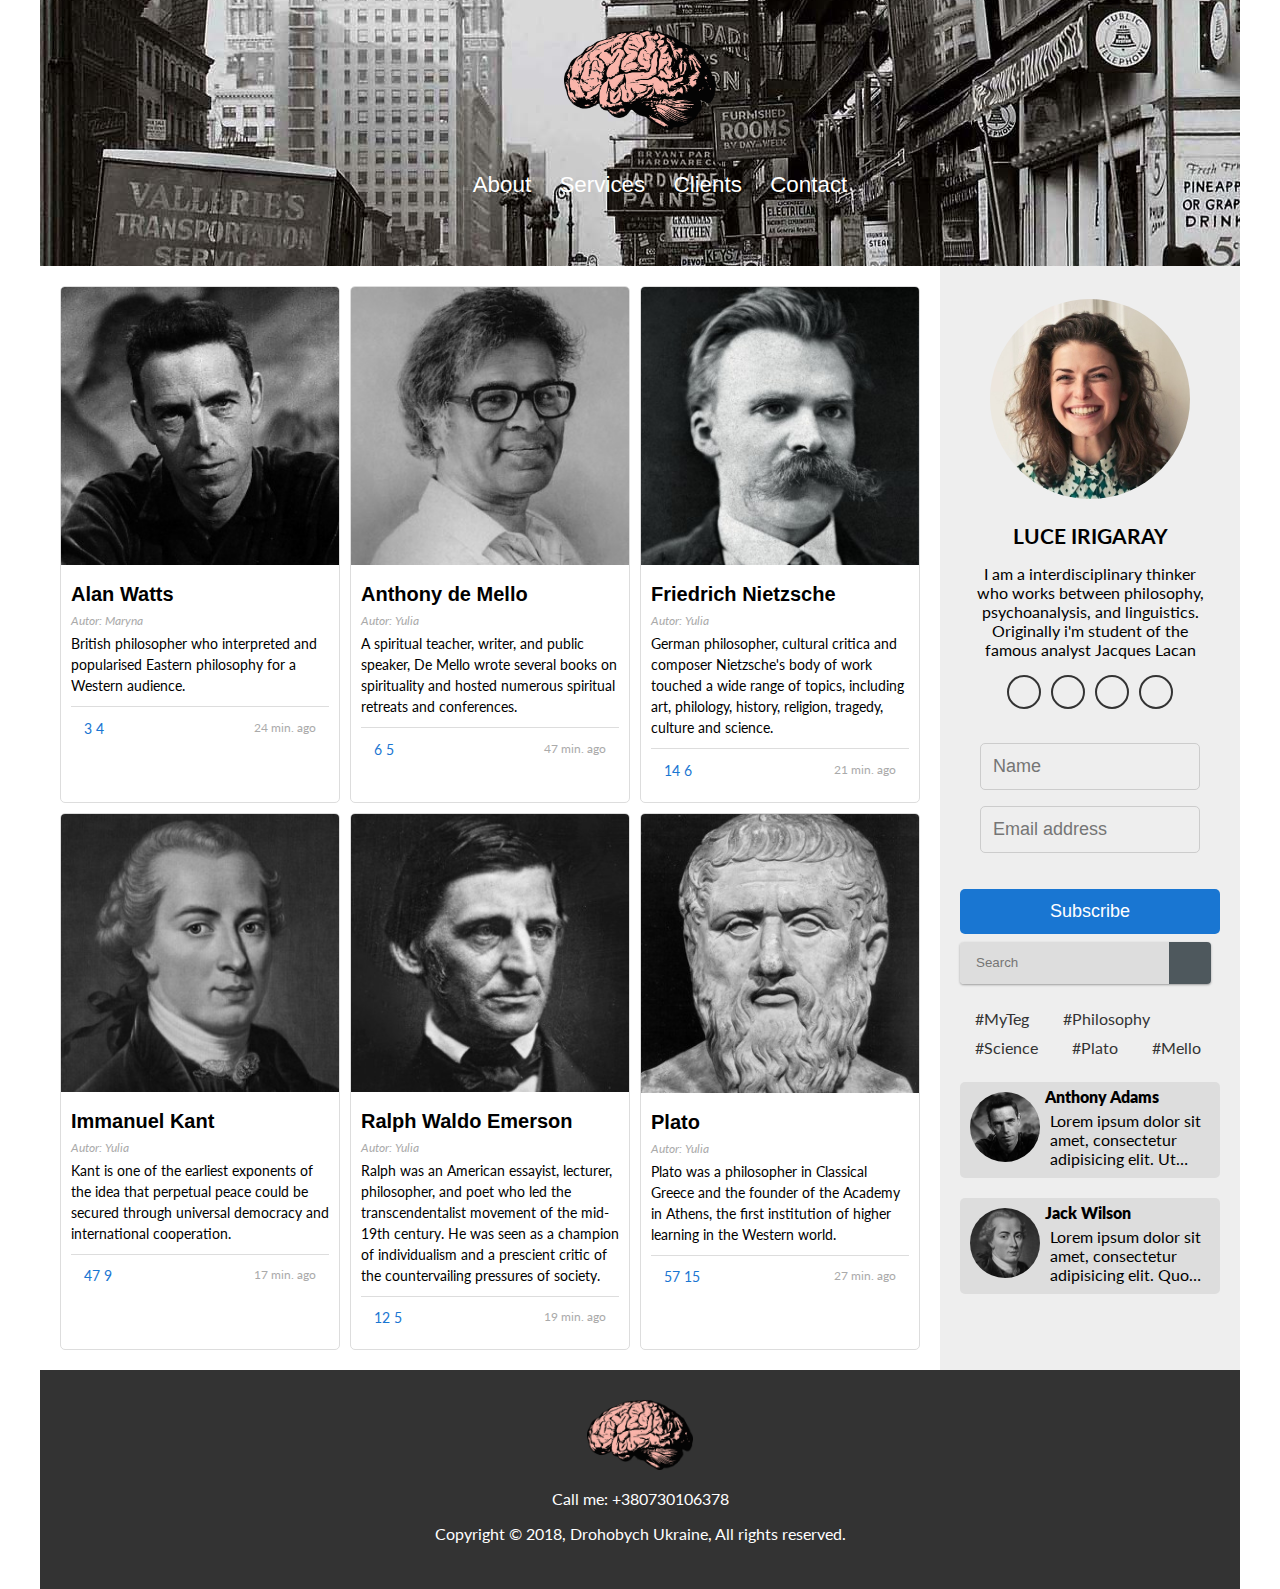
<file: index.html>
<!DOCTYPE html>
<html lang="en">
<head>
	<meta charset="utf-8">
	<title>Philosophy plog</title>
	<meta name="description" content="">
	<meta http-equiv="X-UA-Compatible" content="IE=edge">
	<meta name="viewport" content="width=device-width, initial-scale=1, maximum-scale=1">
	<link rel="stylesheet" href="https://use.fontawesome.com/releases/v5.1.1/css/all.css" integrity="sha384-O8whS3fhG2OnA5Kas0Y9l3cfpmYjapjI0E4theH4iuMD+pLhbf6JI0jIMfYcK3yZ" crossorigin="anonymous">
	<link rel="stylesheet" type="text/css" href="style/main.css">
	<link href="https://fonts.googleapis.com/css?family=Lato" rel="stylesheet">
</head>

<body class="container">
	<header >
		<div id="show">
			<span class="hide"><a href="#show" id="open">&#9776;</a> </span>
			<div id="myNav" class="overlay">
				<a href="#" id="close" >Close</a>
				<div class="overlay-content">
					<a href="#">About</a>
					<a href="#">Services</a>
					<a href="#">Clients</a>
					<a href="#">Contact</a>
				</div>
			</div>
		</div>
		<img class="logo-header" src="img/logo1.png" alt="logo philosophy">
		
		<nav>      
    <input type="checkbox" name="menu" id="btn-menu" />
    <label for="btn-menu">btn menu</label> 
    <ul>
        <li><a href="#">About</a></li>
        <li><a href="#">Services</a></li>
        <li><a href="#">Clients</a></li>
        <li><a href="#">Contact</a></li>
    </ul>
		</nav>

	</header>

	<main>
		<ul class="cards">
			<li>
				<img src="img/img1.jpg" alt="image blog">
				<div class="cart-comp">
					<h3 class="h3">Alan Watts</h3>
					<span class="author">Autor: Maryna</span>
					<p>British philosopher who interpreted and popularised Eastern philosophy for a Western audience.</p>
					<div class="cart-info">
						<span><i class="fas fa-comment-alt"></i> 3</span>
						<span><i class="fas fa-star"></i> 4</span>
						<span class="time">24 min. ago</span>
					</div>
				</div>
			</li>
			<li>
				<img src="img/img2.jpg" alt="image blog">
				<div class="cart-comp">
					<h3 class="h3">Anthony de Mello</h3>
					<span class="author">Autor: Yulia</span>
					<p>A spiritual teacher, writer, and public speaker, De Mello wrote several books on spirituality and hosted numerous spiritual retreats and conferences.</p>
					<div class="cart-info">
						<span><i class="fas fa-comment-alt"></i> 6</span>
						<span><i class="fas fa-star"></i> 5</span>
						<span class="time">47 min. ago</span>
					</div>
				</div>
			</li>
			<li>
				<img src="img/img5.jpg" alt="image blog">
				<div class="cart-comp">
					<h3 class="h3">Friedrich Nietzsche</h3>
					<span class="author">Autor: Yulia</span>
					<p>German philosopher, cultural critica and composer Nietzsche's body of work touched a wide range of topics, including art, philology, history, religion, tragedy, culture and science.</p>
					<div class="cart-info">
						<span><i class="fas fa-comment-alt"></i> 14</span>
						<span><i class="fas fa-star"></i> 6</span>
						<span class="time">21 min. ago</span>
					</div>
				</div>
			</li>
			<li >
				<img src="img/img4.jpg" alt="image blog">
				<div class="cart-comp">
					<h3 class="h3">Immanuel Kant</h3>
					<span class="author">Autor: Yulia</span>
					<p>Kant is one of the earliest exponents of the idea that perpetual peace could be secured through universal democracy and international cooperation.</p>
					<div class="cart-info">
						<span><i class="fas fa-comment-alt"></i> 47</span>
						<span><i class="fas fa-star"></i> 9</span>
						<span class="time">17 min. ago</span>
					</div>
				</div>
			</li>
			<li>
				<img src="img/img3.jpg" alt="image blog">
				<div class="cart-comp">
					<h3 class="h3">Ralph Waldo Emerson</h3>
					<span class="author">Autor: Yulia</span>
					<p>Ralph was an American essayist, lecturer, philosopher, and poet who led the transcendentalist movement of the mid-19th century. He was seen as a champion of individualism and a prescient critic of the countervailing pressures of society.</p>
					<div class="cart-info">
						<span><i class="fas fa-comment-alt"></i> 12</span>
						<span><i class="fas fa-star"></i> 5</span>
						<span class="time">19 min. ago</span>
					</div>
				</div>
			</li>
			<li>
				<img src="img/img6.jpg" alt="image blog">
				<div class="cart-comp">
					<h3 class="h3">Plato</h3>
					<span class="author">Autor: Yulia</span>
					<p>Plato was a philosopher in Classical Greece and the founder of the Academy in Athens, the first institution of higher learning in the Western world.</p>
					<div class="cart-info">
						<span><i class="fas fa-comment-alt"></i> 57</span>
						<span><i class="fas fa-star"></i> 15</span>
						<span class="time">27 min. ago</span>
					</div>
				</div>
			</li>
		</ul>
	</main>
	<aside>
		<div class="info">
			<img src="img/person.jpg" alt="person plog photo">
			<h3 class="h3">Luce Irigaray</h3>
			<p >I am a interdisciplinary thinker who works between philosophy, psychoanalysis, and linguistics. Originally i'm student of the famous analyst Jacques Lacan</p>
		</div>
		<div class="info-socials">
			<ul class="soc">
				<li><a href="#"><i class="fab fa-facebook-f"></i></a></li>
				<li><a href="#"><i class="fab fa-twitter"></i></a></li>
				<li><a href="#"><i class="fab fa-instagram"></i></a></li>
				<li><a href="#"><i class="fab fa-youtube"></i></a></li>
			</ul>
		</div>
		<form action="#">
			<div class="aside-container" >
				<input class="subscribe-input" type="text" placeholder="Name" name="name" required>
				<input class="subscribe-input" type="text" placeholder="Email address" name="mail" required>
			</div>
			<input class="subscribe-input submit" type="submit" value="Subscribe">		  
		</form>	
     <form id="search" method="post">
     	<input type="text" class="textbox" placeholder="Search">
     	<input title="Search" value="" type="submit" class="button">
     </form>
     <div class="tag-box">
     	<div class="tag"><a href="#">#MyTeg</a></div>
     	<div class="tag"><a href="#">#Philosophy</a></div>
     	<div class="tag"><a href="#">#Science</a></div>
     	<div class="tag"><a href="#">#Plato</a></div>
     	<div class="tag"><a href="#">#Mello</a></div>
     </div>
     <div class="comments-box">
     	<div class="photo-comemnt">
     		<img src="img/img1.jpg" alt="">
     	</div>
     	<div class="text-comment">
     		<div class="h4">Anthony Adams</div>
     		<p class="comment">Lorem ipsum dolor sit amet, consectetur adipisicing elit. Ut quae tenetur vel aut inventore dolore voluptates voluptatum, at beatae quod quisquam voluptas ullam itaque, maxime hic non delectus laborum in.</p>
     	</div>
     </div>
     <div class="comments-box">
     	<div class="photo-comemnt">
     		<img src="img/img4.jpg" alt="">
     	</div>
     	<div class="text-comment">
     		<div class="h4">Jack Wilson</div>
     		<p class="comment">Lorem ipsum dolor sit amet, consectetur adipisicing elit. Quo doloribus natus, illo officiis qui voluptate molestiae fugiat similique amet, perspiciatis ullam harum molestias temporibus. Praesentium ipsa harum a debitis corrupti?</p>
     	</div>
     </div>
 </aside>
 <footer>
  <img  src="img/logo1.png" alt="logo philosophy">
  <p>Call me: +380730106378</p>
  <p>
   Copyright © 2018, Drohobych Ukraine, All rights reserved.
  </p>
 </footer>
</body>
</html>
</file>
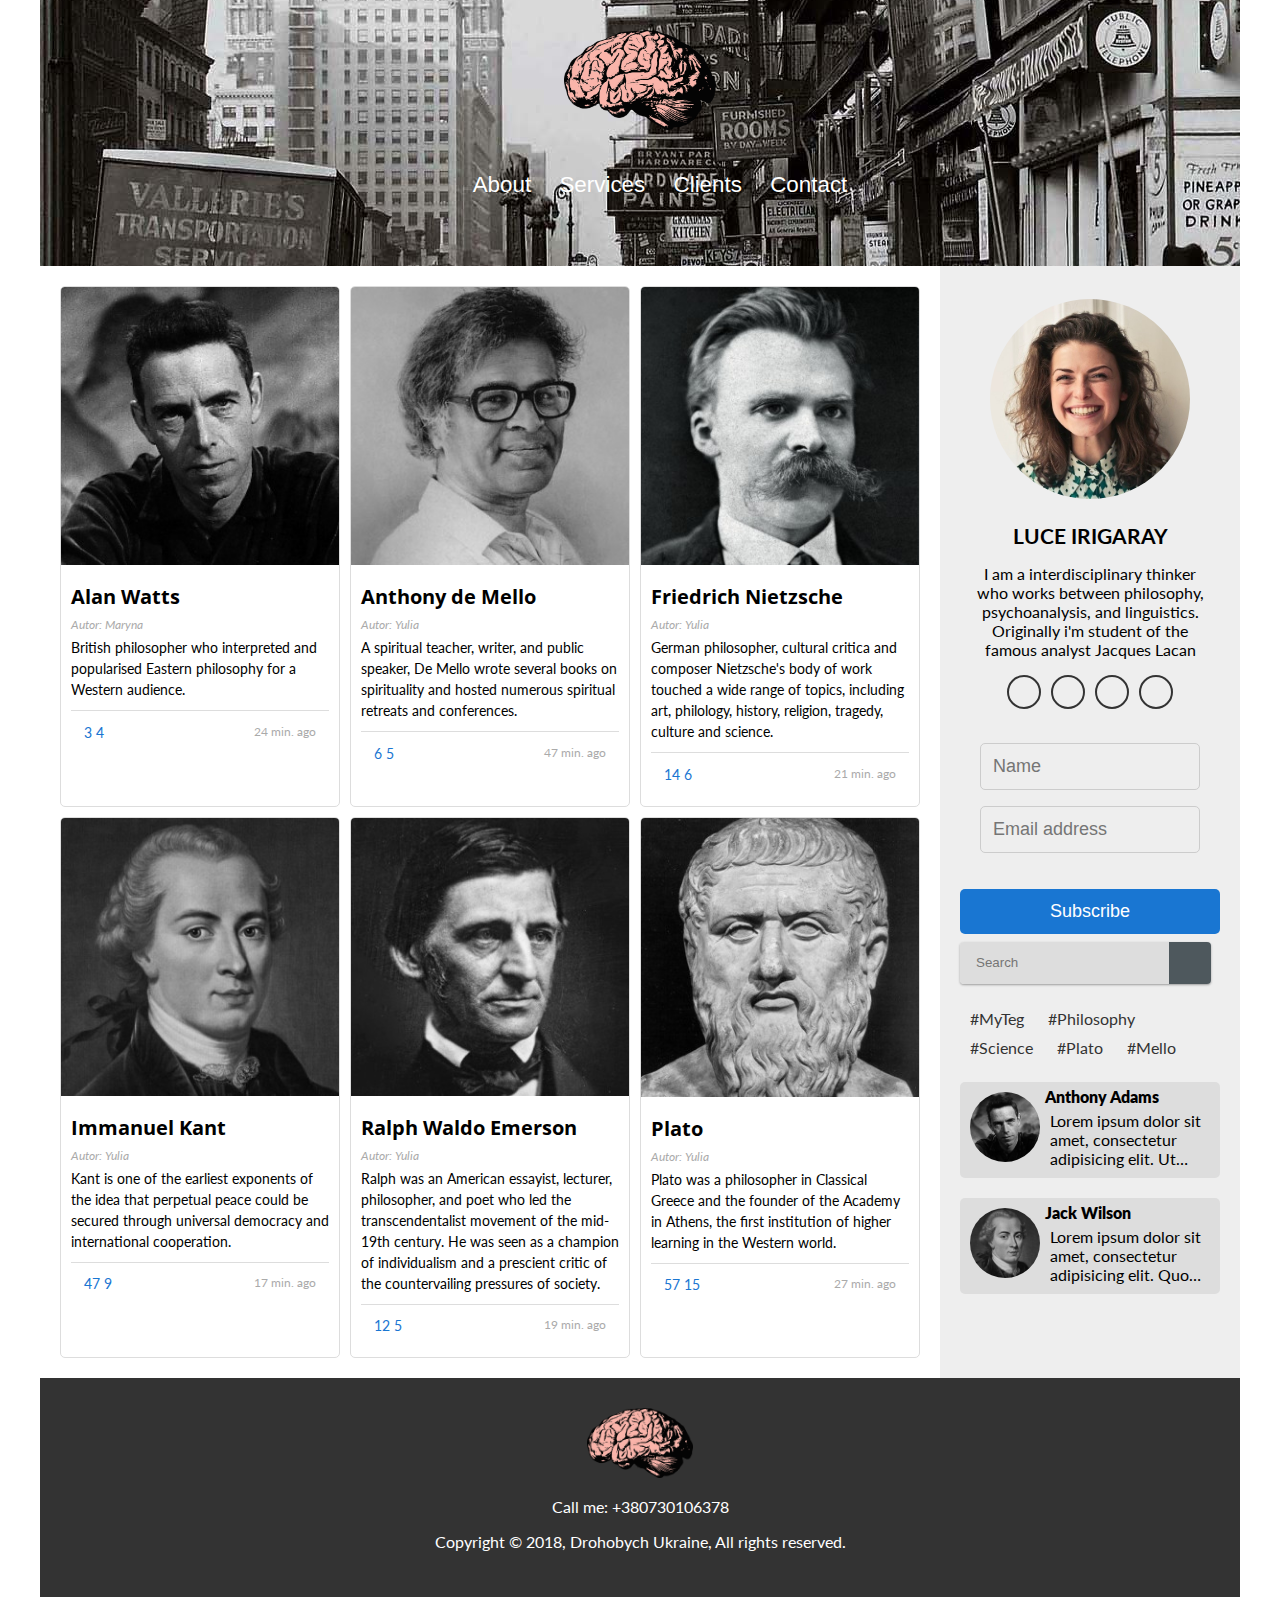
<file: _blog1.4/index.html>
<!DOCTYPE html>
<html>
<head>
	<meta charset="utf-8">
	<title>Philosophy plog</title>
	<meta name="description" content="">
	<meta http-equiv="X-UA-Compatible" content="IE=edge">
	<meta name="viewport" content="width=device-width, initial-scale=1, maximum-scale=1">
	<link rel="stylesheet" href="https://use.fontawesome.com/releases/v5.1.1/css/all.css" integrity="sha384-O8whS3fhG2OnA5Kas0Y9l3cfpmYjapjI0E4theH4iuMD+pLhbf6JI0jIMfYcK3yZ" crossorigin="anonymous">
	<link rel="stylesheet" type="text/css" href="style/main.css">
	<link href="https://fonts.googleapis.com/css?family=Lato|Open+Sans" rel="stylesheet">
</head>

<body class="container">
	<header >
		<div id="show">
			<span class="hide"><a href="#show" id="open">&#9776;</a> </span>
			<div id="myNav" class="overlay">
				<a href="#" id="close" >Close</a>
				<div class="overlay-content">
					<a href="#">About</a>
					<a href="#">Services</a>
					<a href="#">Clients</a>
					<a href="#">Contact</a>
				</div>
			</div>
		</div>
		<img class="logo-header" src="img/logo1.png" alt="logo philosophy">
		
		<nav>      
    <input type="checkbox" name="menu" id="btn-menu" />
    <label for="btn-menu">btn menu</label> 
    <ul>
        <li><a href="#">About</a></li>
        <li><a href="#">Services</a></li>
        <li><a href="#">Clients</a></li>
        <li><a href="#">Contact</a></li>
    </ul>
		</nav>

	</header>

	<main>
		<ul class="cards">
			<li>
				<img src="img/img1.jpg" alt="image blog">
				<div class="cart-comp">
					<h3 class="h3">Alan Watts</h3>
					<span id="author">Autor: Maryna</span>
					<p>British philosopher who interpreted and popularised Eastern philosophy for a Western audience.</p>
					<div class="cart-info">
						<span><i class="fas fa-comment-alt"></i> 3</span>
						<span><i class="fas fa-star"></i> 4</span>
						<span id="time">24 min. ago</span>
					</div>
				</div>
			</li>
			<li>
				<img src="img/img2.jpg" alt="image blog">
				<div class="cart-comp">
					<h3 class="h3">Anthony de Mello</h3>
					<span id="author">Autor: Yulia</span>
					<p>A spiritual teacher, writer, and public speaker, De Mello wrote several books on spirituality and hosted numerous spiritual retreats and conferences.</p>
					<div class="cart-info">
						<span><i class="fas fa-comment-alt"></i> 6</span>
						<span><i class="fas fa-star"></i> 5</span>
						<span id="time">47 min. ago</span>
					</div>
				</div>
			</li>
			<li>
				<img src="img/img5.jpg" alt="image blog">
				<div class="cart-comp">
					<h3 class="h3">Friedrich Nietzsche</h3>
					<span id="author">Autor: Yulia</span>
					<p>German philosopher, cultural critica and composer Nietzsche's body of work touched a wide range of topics, including art, philology, history, religion, tragedy, culture and science.</p>
					<div class="cart-info">
						<span><i class="fas fa-comment-alt"></i> 14</span>
						<span><i class="fas fa-star"></i> 6</span>
						<span id="time">21 min. ago</span>
					</div>
				</div>
			</li>
			<li >
				<img src="img/img4.jpg" alt="image blog">
				<div class="cart-comp">
					<h3 class="h3">Immanuel Kant</h3>
					<span id="author">Autor: Yulia</span>
					<p>Kant is one of the earliest exponents of the idea that perpetual peace could be secured through universal democracy and international cooperation.</p>
					<div class="cart-info">
						<span><i class="fas fa-comment-alt"></i> 47</span>
						<span><i class="fas fa-star"></i> 9</span>
						<span id="time">17 min. ago</span>
					</div>
				</div>
			</li>
			<li>
				<img src="img/img3.jpg" alt="image blog">
				<div class="cart-comp">
					<h3 class="h3">Ralph Waldo Emerson</h3>
					<span id="author">Autor: Yulia</span>
					<p>Ralph was an American essayist, lecturer, philosopher, and poet who led the transcendentalist movement of the mid-19th century. He was seen as a champion of individualism and a prescient critic of the countervailing pressures of society.</p>
					<div class="cart-info">
						<span><i class="fas fa-comment-alt"></i> 12</span>
						<span><i class="fas fa-star"></i> 5</span>
						<span id="time">19 min. ago</span>
					</div>
				</div>
			</li>
			<li>
				<img src="img/img6.jpg" alt="image blog">
				<div class="cart-comp">
					<h3 class="h3">Plato</h3>
					<span id="author">Autor: Yulia</span>
					<p>Plato was a philosopher in Classical Greece and the founder of the Academy in Athens, the first institution of higher learning in the Western world.</p>
					<div class="cart-info">
						<span><i class="fas fa-comment-alt"></i> 57</span>
						<span><i class="fas fa-star"></i> 15</span>
						<span id="time">27 min. ago</span>
					</div>
				</div>
			</li>
		</ul>
	</main>
	<aside>
		<div class="info">
			<img src="img/person.jpg" alt="person plog photo">
			<h3 class="h3">Luce Irigaray</h3>
			<p >I am a interdisciplinary thinker who works between philosophy, psychoanalysis, and linguistics. Originally i'm student of the famous analyst Jacques Lacan</p>
		</div>
		<div class="info-socials">
			<ul class="soc">
				<li><a href="#"><i class="fab fa-facebook-f"></i></a></li>
				<li><a href="#"><i class="fab fa-twitter"></i></a></li>
				<li><a href="#"><i class="fab fa-instagram"></i></a></li>
				<li><a href="#"><i class="fab fa-youtube"></i></a></li>
			</ul>
		</div>
		<form action="">
			<div class="aside-container" >
				<input class="subscribe-input" type="text" placeholder="Name" name="name" required>
				<input class="subscribe-input" type="text" placeholder="Email address" name="mail" required>
			</div>
			<input class="subscribe-input submit" type="submit" value="Subscribe">		  
		</form>	
     <form id="search" method="post">
     	<input type="text" class="textbox" placeholder="Search">
     	<input title="Search" value="" type="submit" class="button">
     </form>
     <div class="tag-box">
     	<div class="tag"><a href="#">#MyTeg</a></div>
     	<div class="tag"><a href="#">#Philosophy</a></div>
     	<div class="tag"><a href="#">#Science</a></div>
     	<div class="tag"><a href="#">#Plato</a></div>
     	<div class="tag"><a href="#">#Mello</a></div>
     </div>
     <div class="comments-box">
     	<div class="photo-comemnt">
     		<img src="img/img1.jpg" alt="">
     	</div>
     	<div class="text-comment">
     		<div class="h4">Anthony Adams</div>
     		<p class="comment">Lorem ipsum dolor sit amet, consectetur adipisicing elit. Ut quae tenetur vel aut inventore dolore voluptates voluptatum, at beatae quod quisquam voluptas ullam itaque, maxime hic non delectus laborum in.</p>
     	</div>
     </div>
     <div class="comments-box">
     	<div class="photo-comemnt">
     		<img src="img/img4.jpg" alt="">
     	</div>
     	<div class="text-comment">
     		<div class="h4">Jack Wilson</div>
     		<p class="comment">Lorem ipsum dolor sit amet, consectetur adipisicing elit. Quo doloribus natus, illo officiis qui voluptate molestiae fugiat similique amet, perspiciatis ullam harum molestias temporibus. Praesentium ipsa harum a debitis corrupti?</p>
     	</div>
     </div>
 </aside>
 <footer>
  <img  src="img/logo1.png" alt="logo philosophy">
  <p>Call me: +380730106378</p>
  <p>
   Copyright © 2018, Drohobych Ukraine, All rights reserved.
  </p>
 </footer>
</body>
</html>
</file>
<file: style/main.css>
body {
  font-family: 'Lato', sans-serif;
}

.container {
  display: flex;
  margin: 0 auto;
  flex-direction: column;
  min-height: 100vh;
  max-width: 1200px;
}

header {
  grid-column: span 3;
  padding: 30px;
  text-align: center;
  font-size: 1.4em;
  background-image: url(../img/bg.jpg);
  background-position: center;

  color: white;
}

.logo-header{
height: 100px;
width: auto;
}

main {
  flex: 1;
  padding: 20px;

}

nav {
 
  padding: 20px;
}

nav{

    padding: 15px 10px;   
    color: #fff;
    font-family: 'Segoe UI', sans-serif;
    text-align: center;
}
nav li{
    display: inline-block;
    vertical-align: top;
}
nav a{
    color: #fff;
    padding: 5px 10px;
    text-decoration: none;
    border: 1px solid transparent;
    transition: 0.3s;
}
nav a:hover{
    border: 1px solid #fff;
}

input[type="checkbox"] {
    display: none;
}
nav label {    
    display: none;
    border: 1px solid #fff;   
    padding: 5px 10px;
    cursor: pointer;
    transition: 0.3s;
}
nav label:hover{
    color: #f00;
    border: 1px solid #f00;
}

#show > .hide
{
  display: none;
  
  text-align: left;
}

#show > .hide > a
{
  color: #fff;
  text-decoration: none;
}

@media screen and (max-width: 500px) {
    
    #show > .hide
    {
      display: block;
    }

    /* nav label{
         display: inline-block;
    } */
    nav > ul {
        display: none;
    }
    input[type="checkbox"]:checked ~ label + ul {
        display: block;
    }
    
}


aside {
  padding: 20px;
  background-color: #eee;
}

footer {
  grid-column: span 3;
  padding: 30px;
  text-align: center;
  font-size: 16px;
  background-color: #333;
  color: white;
}

footer > img {
  height: 70px;
  width: auto;
}


.h2 {
  font-family: 'Open Sans', sans-serif;
  margin-bottom: 1em;
  font-size: 26px;
  font-weight: bold;
  text-align: center;
}

.comment{
overflow: hidden;
width:auto;
display: -webkit-box;
-webkit-line-clamp: 3;
-webkit-box-orient: vertical;
}

.cards {
  margin: 0;
  padding: 0;
  list-style: none;
  display: grid;
  grid-template-columns: repeat(auto-fit, minmax(240px, 1fr));
  grid-gap: 10px;
}

.cards > li {
  padding: 0;
  
  border: solid 1px #ddd;
  border-radius: 5px;
  font-size: 14px;
  overflow: hidden;
}

.cards > li > img{
  width: 100%;
  height: auto;
  
  transition: all 0.5s ease-in-out;
}

.cards > li > img:hover{
  -webkit-transform: scale(1.1) ;
  -ms-transform: scale(1.1)  ;
  transform: scale(1.1)  ;
}

.cart-comp
{
  padding: 10px;
}

.cart-comp > .h3{
  margin: 5px 0;
  font-family: 'Open Sans', sans-serif;
  font-size: 20px;
}

.cart-comp > .author
{
  font-size: 12px;
  color: #aaa;
  font-style: italic;
}

.cart-comp > p
{
  font-size: 14px;
  line-height: 1.5em;
  margin: 5px 0 10px;
}

.cart-info
{
  padding: 5%;
  border-top: 1px solid #ddd;
  color: #1976d2
}

.cart-info > span
{
  font-size: 14px;
  margin: 0;
}

.cart-info > span > .fas
{
  font-size: 12px;
}

.cart-info .time
{
  margin-left: 20px;
  font-size: 12px;
  color: #aaa;
  float: right;
}

.info{
  padding: 5%;
  text-align: center;
  -ms-text-justify: auto;
  text-justify: auto;
}

.info > img{
  width: 200px;
  height: auto;
  border-radius: 10em;
   
}

.info > .h3
{
  font-size: 21px;
  text-transform: uppercase;
  margin-bottom: 0;
}

.info > p
{
  font-size: 16px;
  margin-bottom: 0;
}

.soc
{
  text-align: center;
  list-style-type: none;
  margin: 0 auto;
  padding: 0;
}

.soc > li
{
  display: inline-block;
}

.soc > li > a{
  color: #000;
    display: inline-block;
    width: 30px;
    height: 30px;
    border: solid 2px #333;
    -webkit-border-radius: 10em;
    border-radius: 10em;
    text-align: center;
    font-size: 13px;
    line-height: 30px;
    margin: 3px;
    transition: all .4s ease;
}

.soc > li > a:hover,a:focus{
  background-color: #333;
  color: #fff;
}

/*----------MENU--------------*/
.overlay {
    height: 100%;
    width: 0;
    position: fixed;
    z-index: 1;
    top: 0;
    left: 0;
    background-color: rgba(0,0,0, 0.9);
    overflow-x: hidden;
    transition: 0.5s;
}

.overlay-content {
    position: relative;
    top: 25%;
    width: 100%;
    text-align: center;
    margin-top: 30px;
}

.overlay a {
    padding: 8px;
    text-decoration: none;
    font-size: 36px;
    color: #818181;
    display: block;
    transition: 0.3s;
}

.overlay a:hover, .overlay a:focus {
    color: #f1f1f1;
}

.overlay .closebtn {
    position: absolute;
    top: 20px;
    right: 45px;
    font-size: 60px;
}

#myNav {
   width: 0%;
}


#show:target #myNav {

    width:100%;
}
.aside-container {
    padding: 20px;
}


.subscribe-input{
    width: 100%;
    padding: 12px;
    font-size:18px;
    margin: 8px 0;
    background-color: transparent;
    display: inline-block;
    border: 1px solid #ccc;
    border-radius: 5px;
    box-sizing: border-box;
    outline: none;
    transition: border .5s ease;
}

.subscribe-input:hover, .subscribe-input:focus
{
  border: 1px solid #333;
}

.submit {
    background-color:#1976d2;
    color: white;
    border: none;
}

.submit:hover {
    opacity: 0.8;
}

#search {
  outline: 0;
  display: inline-block;

  -webkit-box-shadow: 0 1px 3px rgba(0, 0, 0, 0.12), 0 1px 2px rgba(0, 0, 0, 0.24);
  box-shadow: 0 1px 3px rgba(0, 0, 0, 0.12), 0 1px 2px rgba(0, 0, 0, 0.24);
  -webkit-border-radius: 4px;
  border-radius: 4px;
}

#search > .textbox {
  outline: 0;
  height: 42px;
 
  display: inline-block;
  line-height: 42px;
  padding: 0 16px;
  background-color: #ddd;
  color: #212121;
  border: 0;
  float: left;
  -webkit-border-radius: 4px 0 0 4px;
  border-radius: 4px 0 0 4px;
}

#search > .textbox:focus {
  outline: 0;
  background-color: #FFF;
}

#search > .button {
  outline: 0;
  background: none;
  background-color: rgba(38, 50, 56, 0.8);
  display: inline-block;
  height: 42px;
  width: 42px;
  text-align: center;
  line-height: 42px;
  border: 0;
  color: #FFF;
  font: normal normal normal 14px/1 'Font Awesome\ 5 Free';
  font-weight: 800;
  font-size: 16px;
  text-rendering: auto;
  text-shadow: 0 1px 1px rgba(0, 0, 0, 0.2);
  -webkit-transition: background-color .4s ease;
  transition: background-color .4s ease;
  -webkit-border-radius: 0 4px 4px 0;
  border-radius: 0 4px 4px 0;
}

#search > .button:hover {
  background-color: rgba(25, 118, 210, 0.6);
}

.tag-box{
  margin-top: 20px;
  display: block;
}

.tag-box > .tag 
{
  padding: 5px  ;
  display: inline-block;
  
}

.tag-box >  .tag > a
{
  height: 30px;
  padding: 5px;
  width: auto;
  margin: 5px;
  border-radius: 5px;
  color: #333;
  text-decoration: none;
  transition: background-color .4s ease;
}

.tag-box >  .tag > a:hover
{
  background-color: #1976d2;

}

.comments-box{
  padding: 5px;
  margin: 20px 0;
  display: grid;
  grid-template-columns: auto auto;
  grid-template-rows: auto;
  grid-template-areas: 
    "photo text";
  background-color: #ddd;
  border-radius: 5px;
}

.photo-comment
{
  grid-area: photo;
}

.photo-comemnt > img
{
  width: 70px;
  height: auto;
  margin: 5px;
  border-radius: 10em;
  
}

.text-comment 
{
  grid-area: text;
}

.text-comment > p
{
  margin: 5px;
}

.text-comment > .h4
{
  font-weight: 800;
}

@media (min-width: 768px) {
  


  .container {
    display: grid;
    grid-template-columns:  3fr 1fr;
    grid-template-rows: auto 1fr ;
  }
}

@media screen and (max-height: 450px) {
  .overlay a {font-size: 20px}
  .overlay .closebtn {
    font-size: 40px;
    top: 15px;
    right: 35px;
  }
}
</file>
<file: _blog1.4/style/main.css>
body {
  font-family: 'Lato', sans-serif;
}

.container {
  display: flex;
  margin: 0 auto;
  flex-direction: column;
  min-height: 100vh;
  max-width: 1200px;
}

header {
  grid-column: span 3;
  padding: 30px;
  text-align: center;
  font-size: 1.4em;
  background-image: url(../img/bg.jpg);
  background-position: center;

  color: white;
}

.logo-header{
height: 100px;
width: auto;
}

main {
  flex: 1;
  padding: 20px;

}

nav {
 
  padding: 20px;
}

nav{

    padding: 15px 10px;   
    color: #fff;
    font-family: 'Segoe UI', sans-serif;
    text-align: center;
}
nav li{
    display: inline-block;
    vertical-align: top;
}
nav a{
    color: #fff;
    padding: 5px 10px;
    text-decoration: none;
    border: 1px solid transparent;
    transition: 0.3s;
}
nav a:hover{
    border: 1px solid #fff;
}

input[type="checkbox"] {
    display: none;
}
nav label {    
    display: none;
    border: 1px solid #fff;   
    padding: 5px 10px;
    cursor: pointer;
    transition: 0.3s;
}
nav label:hover{
    color: #f00;
    border: 1px solid #f00;
}

#show > .hide
{
  display: none;
  
  text-align: left;
}

#show > .hide > a
{
  color: #fff;
  text-decoration: none;
}

@media screen and (max-width: 500px) {
    
    #show > .hide
    {
      display: block;
    }

    /* nav label{
         display: inline-block;
    } */
    nav > ul {
        display: none;
    }
    input[type="checkbox"]:checked ~ label + ul {
        display: block;
    }
    
}


aside {
  padding: 20px;
  background-color: #eee;
}

footer {
  grid-column: span 3;
  padding: 30px;
  text-align: center;
  font-size: 16px;
  background-color: #333;
  color: white;
}

footer > img {
  height: 70px;
  width: auto;
}


.h2 {
  font-family: 'Open Sans', sans-serif;
  margin-bottom: 1em;
  font-size: 26px;
  font-weight: bold;
  text-align: center;
}

.comment{
overflow: hidden;
width:auto;
display: -webkit-box;
-webkit-line-clamp: 3;
-webkit-box-orient: vertical;
}

.cards {
  margin: 0;
  padding: 0;
  list-style: none;
  display: grid;
  grid-template-columns: repeat(auto-fit, minmax(240px, 1fr));
  grid-gap: 10px;
}

.cards > li {
  padding: 0;
  
  border: solid 1px #ddd;
  border-radius: 5px;
  font-size: 14px;
  overflow: hidden;
}

.cards > li > img{
  width: 100%;
  height: auto;
  
  transition: all 0.5s ease-in-out;
}

.cards > li > img:hover{
  -webkit-transform: scale(1.1) ;
  -ms-transform: scale(1.1)  ;
  transform: scale(1.1)  ;
}

.cart-comp
{
  padding: 10px;
}

.cart-comp > .h3{
  margin: 5px 0;
  font-family: 'Open Sans', sans-serif;
  font-size: 20px;
}

.cart-comp > #author
{
  font-size: 12px;
  color: #aaa;
  font-style: italic;
}

.cart-comp > p
{
  font-size: 14px;
  line-height: 1.5em;
  margin: 5px 0 10px;
}

.cart-info
{
  padding: 5%;
  border-top: 1px solid #ddd;
  color: #1976d2
}

.cart-info > span
{
  font-size: 14px;
  margin: 0;
}

.cart-info > span > .fas
{
  font-size: 12px;
}

.cart-info #time
{
  margin-left: 20px;
  font-size: 12px;
  color: #aaa;
  float: right;
}

.info{
  padding: 5%;
  text-align: center;
  -ms-text-justify: auto;
  text-justify: auto;
}

.info > img{
  width: 200px;
  height: auto;
  border-radius: 10em;
   
}

.info > .h3
{
  font-size: 21px;
  text-transform: uppercase;
  margin-bottom: 0;
}

.info > p
{
  font-size: 16px;
  margin-bottom: 0;
}

.soc
{
  text-align: center;
  list-style-type: none;
  margin: 0 auto;
  padding: 0;
}

.soc > li
{
  display: inline-block;
}

.soc > li > a{
  color: #000;
    display: inline-block;
    width: 30px;
    height: 30px;
    border: solid 2px #333;
    -webkit-border-radius: 10em;
    border-radius: 10em;
    text-align: center;
    font-size: 13px;
    line-height: 30px;
    margin: 3px;
    transition: all .4s ease;
}

.soc > li > a:hover,a:focus{
  background-color: #333;
  color: #fff;
}

/*----------MENU--------------*/
.overlay {
    height: 100%;
    width: 0;
    position: fixed;
    z-index: 1;
    top: 0;
    left: 0;
    background-color: rgba(0,0,0, 0.9);
    overflow-x: hidden;
    transition: 0.5s;
}

.overlay-content {
    position: relative;
    top: 25%;
    width: 100%;
    text-align: center;
    margin-top: 30px;
}

.overlay a {
    padding: 8px;
    text-decoration: none;
    font-size: 36px;
    color: #818181;
    display: block;
    transition: 0.3s;
}

.overlay a:hover, .overlay a:focus {
    color: #f1f1f1;
}

.overlay .closebtn {
    position: absolute;
    top: 20px;
    right: 45px;
    font-size: 60px;
}

#myNav {
   width: 0%;
}


#show:target #myNav {

    width:100%;
}
.aside-container {
    padding: 20px;
}


.subscribe-input{
    width: 100%;
    padding: 12px;
    font-size:18px;
    margin: 8px 0;
    background-color: transparent;
    display: inline-block;
    border: 1px solid #ccc;
    border-radius: 5px;
    box-sizing: border-box;
    outline: none;
    transition: border .5s ease;
}

.subscribe-input:hover, .subscribe-input:focus
{
  border: 1px solid #333;
}

.submit {
    background-color:#1976d2;
    color: white;
    border: none;
}

.submit:hover {
    opacity: 0.8;
}

#search {
  outline: 0;
  display: inline-block;

  -webkit-box-shadow: 0 1px 3px rgba(0, 0, 0, 0.12), 0 1px 2px rgba(0, 0, 0, 0.24);
  box-shadow: 0 1px 3px rgba(0, 0, 0, 0.12), 0 1px 2px rgba(0, 0, 0, 0.24);
  -webkit-border-radius: 4px;
  border-radius: 4px;
}

#search > .textbox {
  outline: 0;
  height: 42px;
 
  display: inline-block;
  line-height: 42px;
  padding: 0 16px;
  background-color: #ddd;
  color: #212121;
  border: 0;
  float: left;
  -webkit-border-radius: 4px 0 0 4px;
  border-radius: 4px 0 0 4px;
}

#search > .textbox:focus {
  outline: 0;
  background-color: #FFF;
}

#search > .button {
  outline: 0;
  background: none;
  background-color: rgba(38, 50, 56, 0.8);
  display: inline-block;
  height: 42px;
  width: 42px;
  text-align: center;
  line-height: 42px;
  border: 0;
  color: #FFF;
  font: normal normal normal 14px/1 'Font Awesome\ 5 Free';
  font-weight: 800;
  font-size: 16px;
  text-rendering: auto;
  text-shadow: 0 1px 1px rgba(0, 0, 0, 0.2);
  -webkit-transition: background-color .4s ease;
  transition: background-color .4s ease;
  -webkit-border-radius: 0 4px 4px 0;
  border-radius: 0 4px 4px 0;
}

#search > .button:hover {
  background-color: rgba(25, 118, 210, 0.6);
}

.tag-box{
  margin-top: 20px;
  display: block;
}

.tag-box > .tag 
{
  padding: 5px  ;
  display: inline-block;
  
}

.tag-box >  .tag > a
{
  height: 30px;
  padding: 5px;
  width: auto;
  margin 5px;
  border-radius: 5px;
  color: #333;
  text-decoration: none;
  transition: background-color .4s ease;
}

.tag-box >  .tag > a:hover
{
  background-color: #1976d2;

}

.comments-box{
  padding: 5px;
  margin: 20px 0;
  display: grid;
  grid-template-columns: auto auto;
  grid-template-rows: auto;
  grid-template-areas: 
    "photo text";
  background-color: #ddd;
  border-radius: 5px;
}

.photo-comment
{
  grid-area: photo;
}

.photo-comemnt > img
{
  width: 70px;
  height: auto;
  margin: 5px;
  border-radius: 10em;
  
}

.text-comment 
{
  grid-area: text;
}

.text-comment > p
{
  margin: 5px;
}

.text-comment > .h4
{
  font-weight: 800;
}

@media (min-width: 768px) {
  


  .container {
    display: grid;
    grid-template-columns:  3fr 1fr;
    grid-template-rows: auto 1fr ;
  }
}

@media screen and (max-height: 450px) {
  .overlay a {font-size: 20px}
  .overlay .closebtn {
    font-size: 40px;
    top: 15px;s
    right: 35px;
  }
}
</file>
